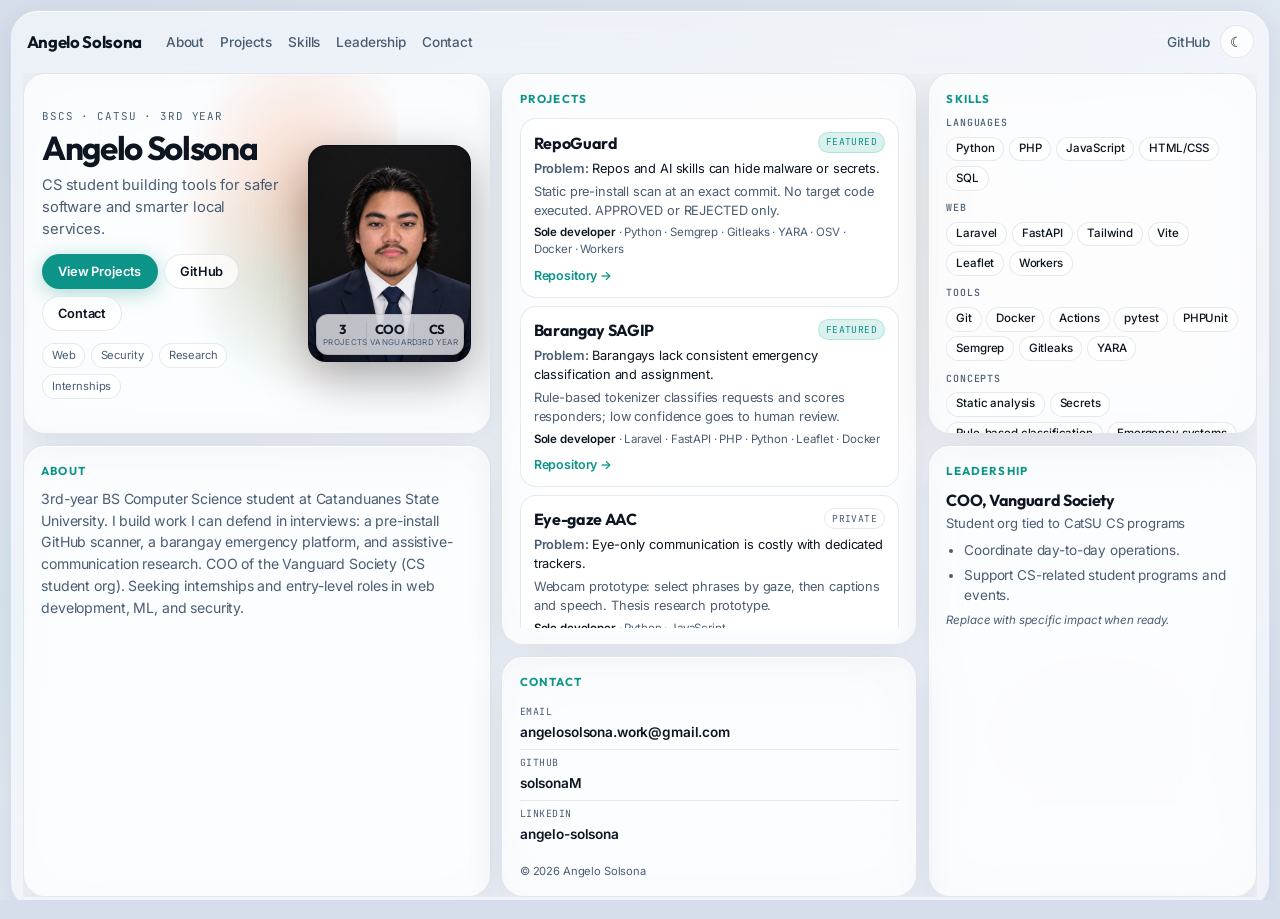
<file: index.html>
<!DOCTYPE html>
<html lang="en" data-theme="dark">
<head>
  <meta charset="UTF-8" />
  <meta name="viewport" content="width=device-width, initial-scale=1" />
  <meta name="description" content="Angelo Solsona — CS student building tools for safer software and smarter local services." />
  <meta name="author" content="Angelo Solsona" />
  <meta name="theme-color" content="#0a0c12" />
  <meta name="google-site-verification" content="liYB3f3T4RFYhrmlNAOgQsrelnmKMnVLk0dgGqrzFGc" />
  <title>Angelo Solsona</title>
  <link rel="preconnect" href="https://fonts.googleapis.com" />
  <link rel="preconnect" href="https://fonts.gstatic.com" crossorigin />
  <link href="https://fonts.googleapis.com/css2?family=Inter:wght@400;500;600;700&family=JetBrains+Mono:wght@400;500&family=Outfit:wght@600;700;800&display=swap" rel="stylesheet" />
  <link rel="stylesheet" href="css/styles.css" />
</head>
<body>
  <a class="skip-link" href="#main">Skip to content</a>

  <div class="shell">
    <header class="topbar">
      <a class="brand" href="#" aria-label="Angelo Solsona home">
        <span class="brand-text">Angelo Solsona</span>
      </a>
      <nav class="nav" aria-label="Primary">
        <a href="#about">About</a>
        <a href="#projects">Projects</a>
        <a href="#skills">Skills</a>
        <a href="#leadership">Leadership</a>
        <a href="#contact">Contact</a>
      </nav>
      <div class="top-actions">
        <a class="ghost" href="https://github.com/solsonaM" target="_blank" rel="noopener noreferrer">GitHub</a>
        <button class="theme-btn" type="button" id="theme-toggle" aria-label="Switch to light theme">
          <span class="theme-icon" aria-hidden="true"></span>
        </button>
      </div>
    </header>

    <main id="main" class="layout">
      <section class="card hero" id="top" aria-labelledby="hero-title">
        <div class="hero-glow" aria-hidden="true"></div>
        <div class="hero-copy">
          <p class="eyebrow">BSCS · CatSU · 3rd year</p>
          <h1 id="hero-title">Angelo Solsona</h1>
          <p class="tagline">CS student building tools for safer software and smarter local services.</p>
          <div class="hero-cta">
            <a class="btn btn-primary" href="#projects">View Projects</a>
            <a class="btn btn-ghost" href="https://github.com/solsonaM" target="_blank" rel="noopener noreferrer">GitHub</a>
            <a class="btn btn-ghost" href="#contact">Contact</a>
          </div>
          <ul class="pills" aria-label="Focus areas">
            <li>Web</li>
            <li>Security</li>
            <li>Research</li>
            <li>Internships</li>
          </ul>
        </div>
        <div class="hero-photo-wrap">
          <img class="hero-photo" id="hero-img" src="assets/angelo.png" width="675" height="900" alt="Professional portrait of Angelo Solsona" />
          <div class="hero-stats" aria-label="Highlights">
            <div class="stat">
              <span class="stat-val">3</span>
              <span class="stat-lbl">Projects</span>
            </div>
            <div class="stat-div" aria-hidden="true"></div>
            <div class="stat">
              <span class="stat-val">COO</span>
              <span class="stat-lbl">Vanguard</span>
            </div>
            <div class="stat-div" aria-hidden="true"></div>
            <div class="stat">
              <span class="stat-val">CS</span>
              <span class="stat-lbl">3rd year</span>
            </div>
          </div>
        </div>
      </section>

      <section class="card about" id="about" aria-labelledby="about-title">
        <h2 id="about-title">About</h2>
        <p>
          3rd-year BS Computer Science student at Catanduanes State University.
          I build work I can defend in interviews: a pre-install GitHub scanner,
          a barangay emergency platform, and assistive-communication research.
          COO of the Vanguard Society (CS student org). Seeking internships and
          entry-level roles in web development, ML, and security.
        </p>
      </section>

      <section class="card projects" id="projects" aria-labelledby="projects-title">
        <div class="section-head">
          <h2 id="projects-title">Projects</h2>
        </div>
        <div class="project-list">
          <article class="project glass-inner">
            <div class="project-head">
              <h3>RepoGuard</h3>
              <span class="badge">Featured</span>
            </div>
            <p class="problem"><strong>Problem:</strong> Repos and AI skills can hide malware or secrets.</p>
            <p>Static pre-install scan at an exact commit. No target code executed. APPROVED or REJECTED only.</p>
            <p class="meta"><span>Sole developer</span> · Python · Semgrep · Gitleaks · YARA · OSV · Docker · Workers</p>
            <a href="https://github.com/solsonaM/RepoGuard" target="_blank" rel="noopener noreferrer">Repository →</a>
          </article>
          <article class="project glass-inner">
            <div class="project-head">
              <h3>Barangay SAGIP</h3>
              <span class="badge">Featured</span>
            </div>
            <p class="problem"><strong>Problem:</strong> Barangays lack consistent emergency classification and assignment.</p>
            <p>Rule-based tokenizer classifies requests and scores responders; low confidence goes to human review.</p>
            <p class="meta"><span>Sole developer</span> · Laravel · FastAPI · PHP · Python · Leaflet · Docker</p>
            <a href="https://github.com/solsonaM/Barangay-SAGIP" target="_blank" rel="noopener noreferrer">Repository →</a>
          </article>
          <article class="project glass-inner">
            <div class="project-head">
              <h3>Eye-gaze AAC</h3>
              <span class="badge muted">Private</span>
            </div>
            <p class="problem"><strong>Problem:</strong> Eye-only communication is costly with dedicated trackers.</p>
            <p>Webcam prototype: select phrases by gaze, then captions and speech. Thesis research prototype.</p>
            <p class="meta"><span>Sole developer</span> · Python · JavaScript</p>
            <span class="muted">No public repository</span>
          </article>
        </div>
      </section>

      <section class="card skills" id="skills" aria-labelledby="skills-title">
        <h2 id="skills-title">Skills</h2>
        <div class="skill-grid">
          <div class="skill-group">
            <h3>Languages</h3>
            <ul class="skill-tags">
              <li>Python</li><li>PHP</li><li>JavaScript</li><li>HTML/CSS</li><li>SQL</li>
            </ul>
          </div>
          <div class="skill-group">
            <h3>Web</h3>
            <ul class="skill-tags">
              <li>Laravel</li><li>FastAPI</li><li>Tailwind</li><li>Vite</li><li>Leaflet</li><li>Workers</li>
            </ul>
          </div>
          <div class="skill-group">
            <h3>Tools</h3>
            <ul class="skill-tags">
              <li>Git</li><li>Docker</li><li>Actions</li><li>pytest</li><li>PHPUnit</li><li>Semgrep</li><li>Gitleaks</li><li>YARA</li>
            </ul>
          </div>
          <div class="skill-group">
            <h3>Concepts</h3>
            <ul class="skill-tags">
              <li>Static analysis</li><li>Secrets</li><li>Rule-based classification</li><li>Emergency systems</li><li>Accessibility</li>
            </ul>
          </div>
        </div>
      </section>

      <section class="card leadership" id="leadership" aria-labelledby="leadership-title">
        <h2 id="leadership-title">Leadership</h2>
        <h3>COO, Vanguard Society</h3>
        <p class="muted">Student org tied to CatSU CS programs</p>
        <ul>
          <li>Coordinate day-to-day operations.</li>
          <li>Support CS-related student programs and events.</li>
        </ul>
        <p class="note">Replace with specific impact when ready.</p>
      </section>

      <section class="card contact" id="contact" aria-labelledby="contact-title">
        <h2 id="contact-title">Contact</h2>
        <ul class="contact-list">
          <li>
            <span>Email</span>
            <a href="mailto:angelosolsona.work@gmail.com">angelosolsona.work@gmail.com</a>
          </li>
          <li>
            <span>GitHub</span>
            <a href="https://github.com/solsonaM" target="_blank" rel="noopener noreferrer">solsonaM</a>
          </li>
          <li>
            <span>LinkedIn</span>
            <a href="https://www.linkedin.com/in/angelo-solsona-b0875843b" target="_blank" rel="noopener noreferrer">angelo-solsona</a>
          </li>
        </ul>
        <p class="footer-line">© <span id="year"></span> Angelo Solsona</p>
      </section>
    </main>
  </div>

  <script src="js/main.js" defer></script>
</body>
</html>
</file>
<file: css/styles.css>
/* dashboard glass v3 photo hero */
@import url("glass-p0.css");
@import url("glass-p1.css");
@import url("glass-p2.css");
</file>
